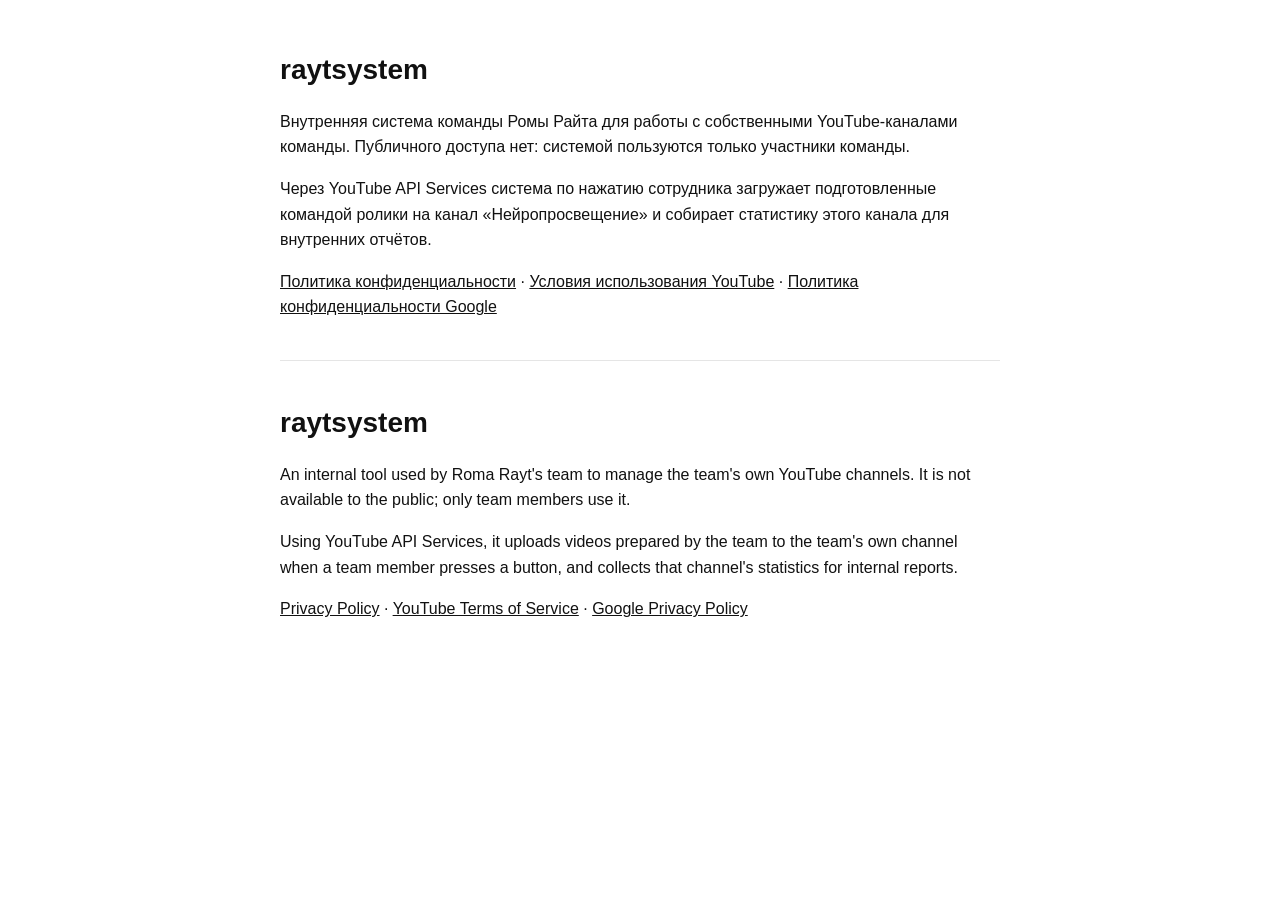
<file: index.html>
<!doctype html>
<html lang="ru">
<head>
<meta charset="utf-8">
<meta name="viewport" content="width=device-width, initial-scale=1">
<title>raytsystem</title>
<link rel="stylesheet" href="style.css">
</head>
<body>
<main>
<h1>raytsystem</h1>
<p>Внутренняя система команды Ромы Райта для работы с собственными YouTube-каналами команды. Публичного доступа нет: системой пользуются только участники команды.</p>
<p>Через YouTube API Services система по нажатию сотрудника загружает подготовленные командой ролики на канал «Нейропросвещение» и собирает статистику этого канала для внутренних отчётов.</p>
<p><a href="privacy.html">Политика конфиденциальности</a> · <a href="https://www.youtube.com/t/terms">Условия использования YouTube</a> · <a href="https://policies.google.com/privacy">Политика конфиденциальности Google</a></p>
<hr>
<h1>raytsystem</h1>
<p>An internal tool used by Roma Rayt's team to manage the team's own YouTube channels. It is not available to the public; only team members use it.</p>
<p>Using YouTube API Services, it uploads videos prepared by the team to the team's own channel when a team member presses a button, and collects that channel's statistics for internal reports.</p>
<p><a href="privacy.html">Privacy Policy</a> · <a href="https://www.youtube.com/t/terms">YouTube Terms of Service</a> · <a href="https://policies.google.com/privacy">Google Privacy Policy</a></p>
</main>
</body>
</html>
</file>
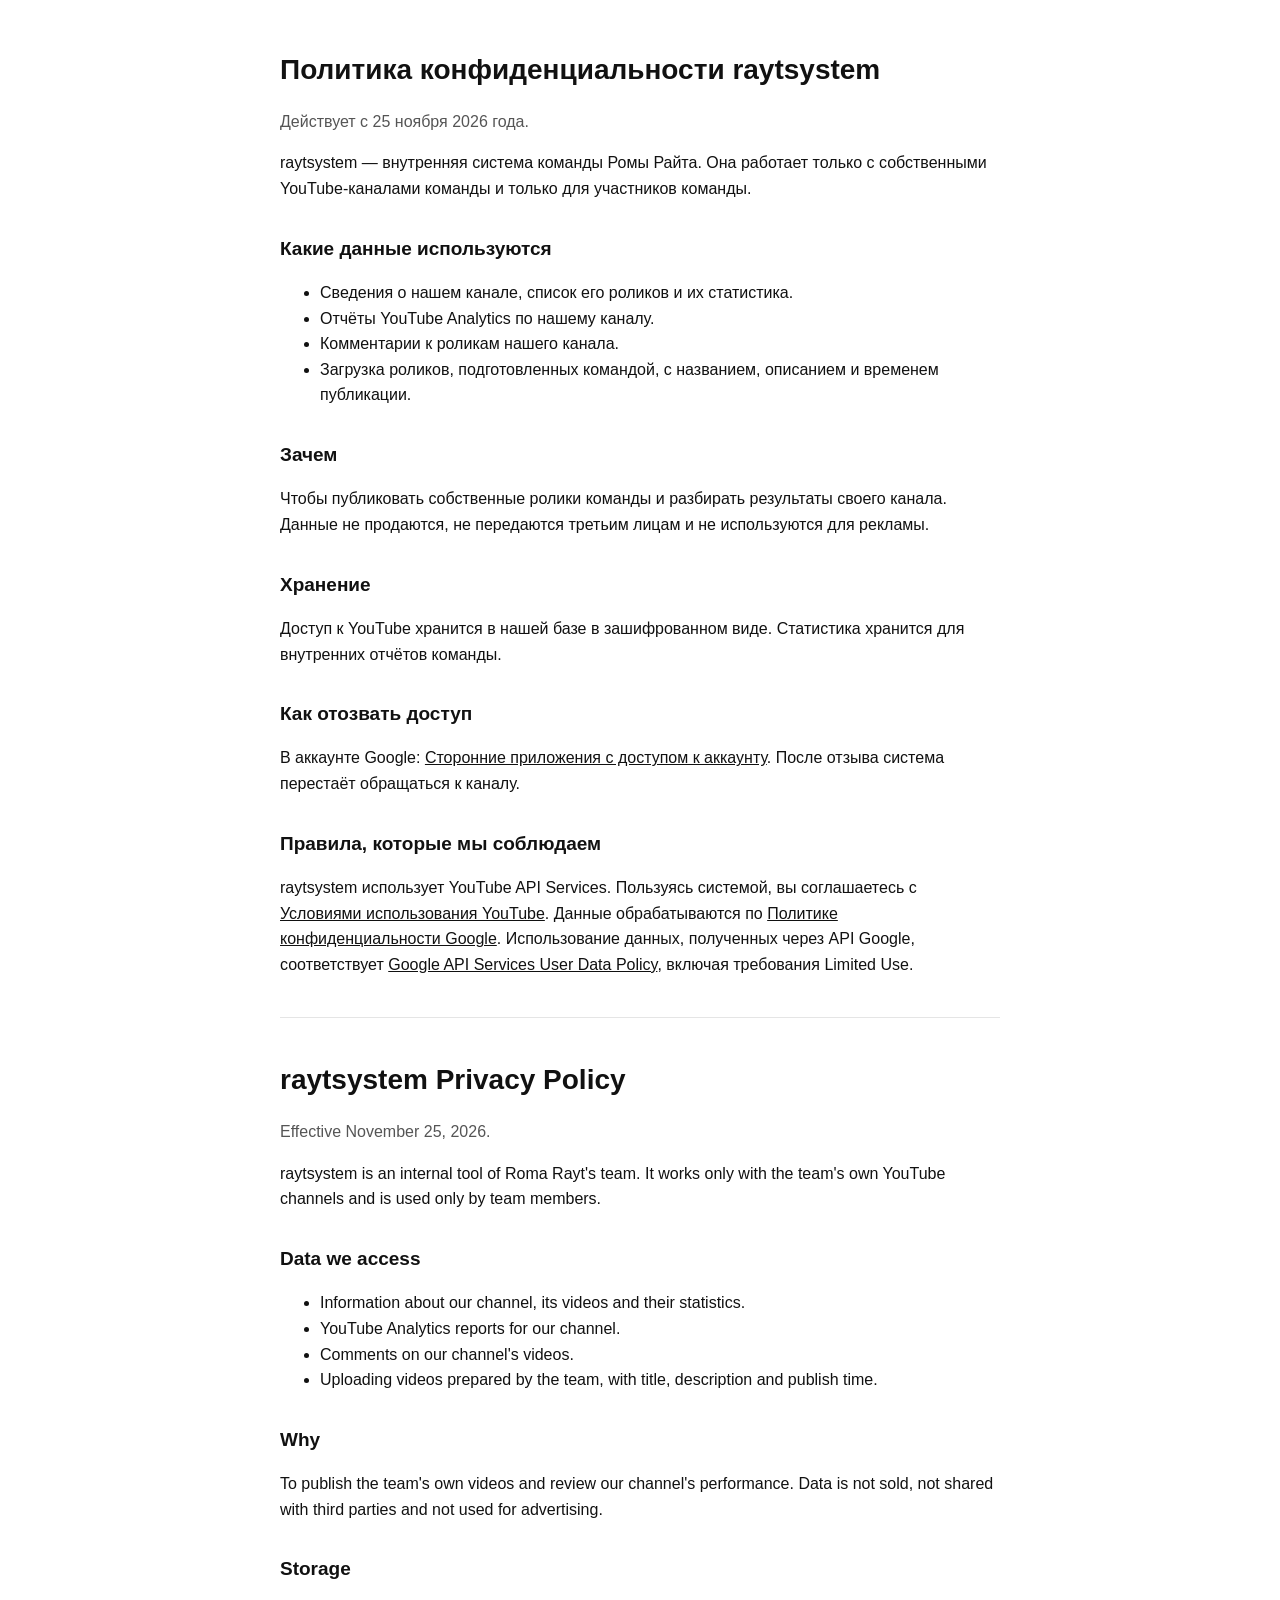
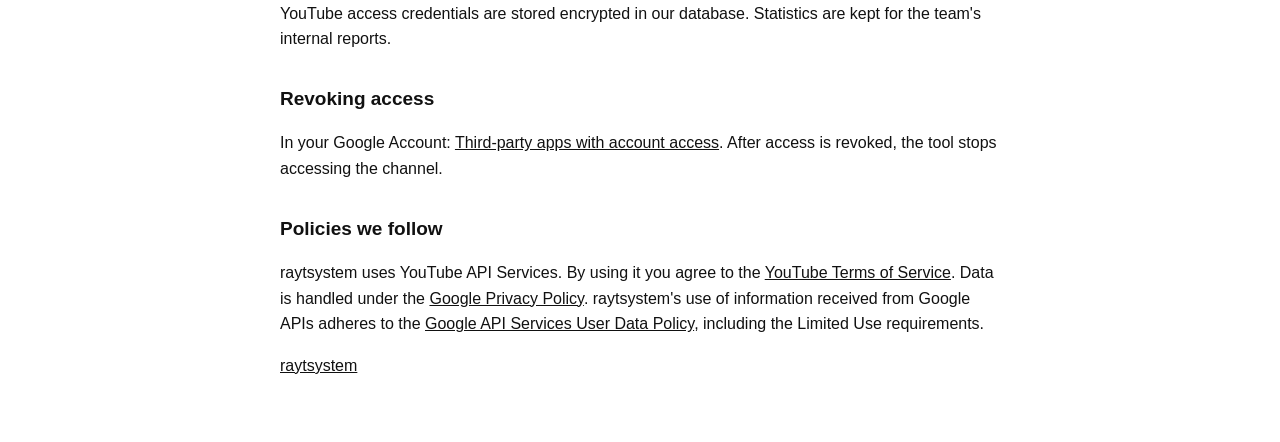
<file: privacy.html>
<!doctype html>
<html lang="ru">
<head>
<meta charset="utf-8">
<meta name="viewport" content="width=device-width, initial-scale=1">
<title>raytsystem — политика конфиденциальности</title>
<link rel="stylesheet" href="style.css">
</head>
<body>
<main>
<h1>Политика конфиденциальности raytsystem</h1>
<p class="muted">Действует с 25 ноября 2026 года.</p>
<p>raytsystem — внутренняя система команды Ромы Райта. Она работает только с собственными YouTube-каналами команды и только для участников команды.</p>
<h2>Какие данные используются</h2>
<ul>
<li>Сведения о нашем канале, список его роликов и их статистика.</li>
<li>Отчёты YouTube Analytics по нашему каналу.</li>
<li>Комментарии к роликам нашего канала.</li>
<li>Загрузка роликов, подготовленных командой, с названием, описанием и временем публикации.</li>
</ul>
<h2>Зачем</h2>
<p>Чтобы публиковать собственные ролики команды и разбирать результаты своего канала. Данные не продаются, не передаются третьим лицам и не используются для рекламы.</p>
<h2>Хранение</h2>
<p>Доступ к YouTube хранится в нашей базе в зашифрованном виде. Статистика хранится для внутренних отчётов команды.</p>
<h2>Как отозвать доступ</h2>
<p>В аккаунте Google: <a href="https://myaccount.google.com/permissions">Сторонние приложения с доступом к аккаунту</a>. После отзыва система перестаёт обращаться к каналу.</p>
<h2>Правила, которые мы соблюдаем</h2>
<p>raytsystem использует YouTube API Services. Пользуясь системой, вы соглашаетесь с <a href="https://www.youtube.com/t/terms">Условиями использования YouTube</a>. Данные обрабатываются по <a href="https://policies.google.com/privacy">Политике конфиденциальности Google</a>. Использование данных, полученных через API Google, соответствует <a href="https://developers.google.com/terms/api-services-user-data-policy">Google API Services User Data Policy</a>, включая требования Limited Use.</p>
<hr>
<h1>raytsystem Privacy Policy</h1>
<p class="muted">Effective November 25, 2026.</p>
<p>raytsystem is an internal tool of Roma Rayt's team. It works only with the team's own YouTube channels and is used only by team members.</p>
<h2>Data we access</h2>
<ul>
<li>Information about our channel, its videos and their statistics.</li>
<li>YouTube Analytics reports for our channel.</li>
<li>Comments on our channel's videos.</li>
<li>Uploading videos prepared by the team, with title, description and publish time.</li>
</ul>
<h2>Why</h2>
<p>To publish the team's own videos and review our channel's performance. Data is not sold, not shared with third parties and not used for advertising.</p>
<h2>Storage</h2>
<p>YouTube access credentials are stored encrypted in our database. Statistics are kept for the team's internal reports.</p>
<h2>Revoking access</h2>
<p>In your Google Account: <a href="https://myaccount.google.com/permissions">Third-party apps with account access</a>. After access is revoked, the tool stops accessing the channel.</p>
<h2>Policies we follow</h2>
<p>raytsystem uses YouTube API Services. By using it you agree to the <a href="https://www.youtube.com/t/terms">YouTube Terms of Service</a>. Data is handled under the <a href="https://policies.google.com/privacy">Google Privacy Policy</a>. raytsystem's use of information received from Google APIs adheres to the <a href="https://developers.google.com/terms/api-services-user-data-policy">Google API Services User Data Policy</a>, including the Limited Use requirements.</p>
<p><a href="index.html">raytsystem</a></p>
</main>
</body>
</html>
</file>
<file: style.css>
:root{--bg:#fff;--fg:#111;--muted:#555;--line:#e5e5e5}
@media (prefers-color-scheme:dark){:root{--bg:#0b0b0b;--fg:#eee;--muted:#aaa;--line:#2a2a2a}}
body{margin:0;background:var(--bg);color:var(--fg);font:16px/1.6 -apple-system,BlinkMacSystemFont,"Segoe UI",Roboto,sans-serif}
main{max-width:720px;margin:0 auto;padding:48px 16px}
h1{font-size:28px;margin:0 0 8px}h2{font-size:19px;margin:32px 0 8px}
p,li{color:var(--fg)}.muted{color:var(--muted)}a{color:inherit}
hr{border:0;border-top:1px solid var(--line);margin:40px 0}
</file>
